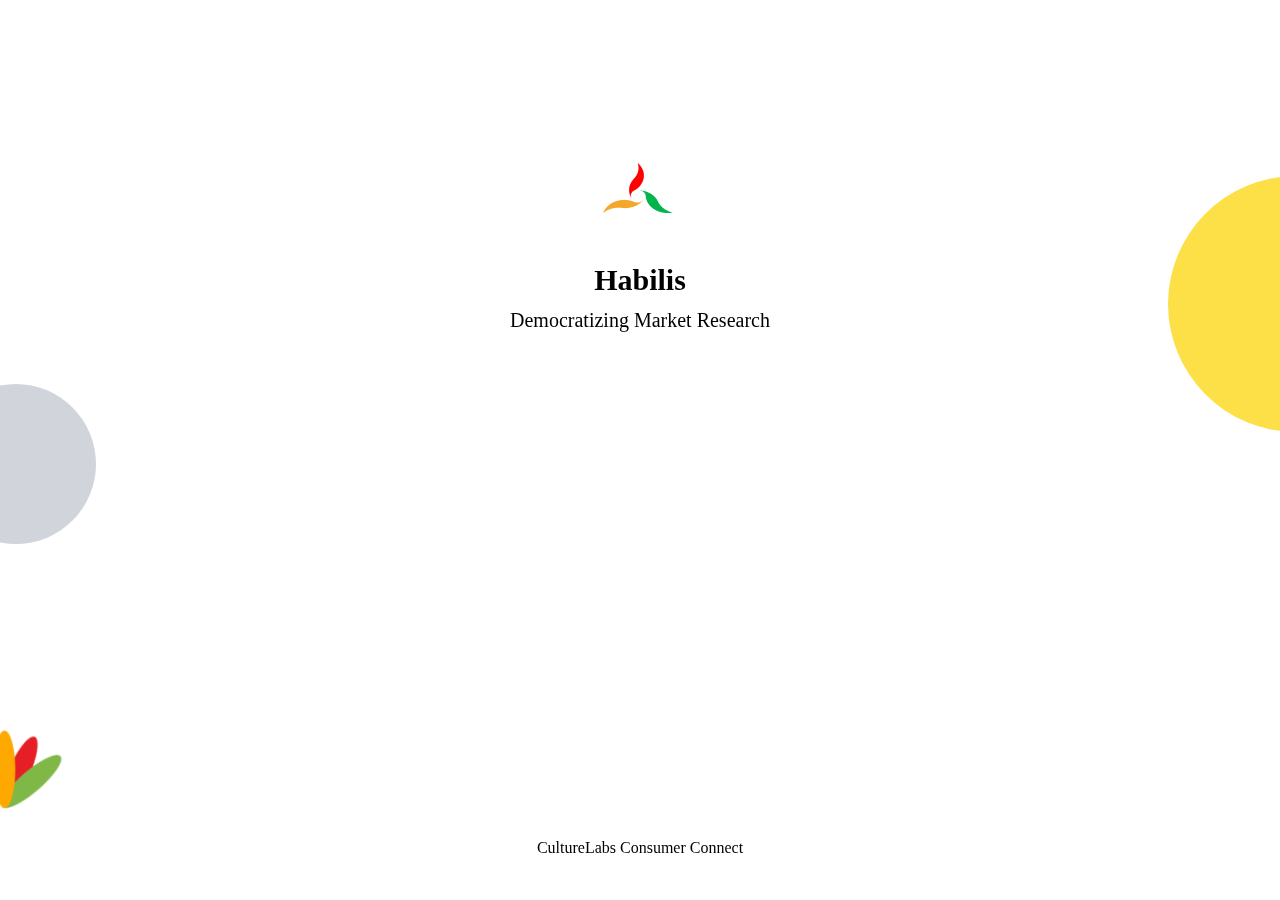
<file: src/index.html>
<!DOCTYPE html>
<html lang="en">

<head>
    <meta charset="UTF-8">
    <meta http-equiv="X-UA-Compatible" content="IE=edge">
    <meta name="viewport" content="width=device-width, initial-scale=1.0">
    <title>Preloader</title>
    <link rel="stylesheet" href="./css/style.css">
    <link rel="preconnect" href="https://fonts.googleapis.com">
    <link rel="preconnect" href="https://fonts.gstatic.com" crossorigin>
    <link href="https://fonts.googleapis.com/css2?family=Source+Serif+4:ital,opsz,wght@0,8..60,200..900;1,8..60,200..900&display=swap" rel="stylesheet">
    <style>
        /* Preloader styles */
        

        /* Loading animation */
        #preloader h1 {
        
            animation: fade-in 2s linear infinite;
        }

        @keyframes fade-in {
            0% {
                opacity: 0.5;
            }

            50% {
                opacity: 1;
            }

            100% {
                opacity: 0.5;
            }
        }
    </style>
</head>

<body class="font-serif">
    <div id="preloader">
        <div class="bg-yellow-300 h-64 w-64 fixed -right-36 top-44 rounded-full"></div>
    <div class="relative flex flex-col justify-center items-center top-40">
        <img class="" src="../img/logo.png" alt="">
        <h1 class="mt-10 font-serif font-bold text-3xl">Habilis</h1>
        <h1 class="mt-2 text-xl">Democratizing Market Research</h1>
    </div>
    <div class="bg-gray-300 rounded-full absolute top-96 -left-16 h-40 w-40"></div>
    <div class="absolute bottom-16 -left-10 h-40 w-40">
        <img src="../img/img1.png" alt="">
    </div>
    <div class="fixed flex flex-col justify-center items-center w-full  bottom-10">
        <h1>CultureLabs Consumer Connect</h1>
    </div>
    </div>

    <!-- Content to be displayed after preloading -->
   

    <!-- JavaScript for preloading -->
    <script>
        // Hide the content initially
        document.querySelector('body').style.visibility = 'hidden';
        document.querySelector('#preloader').style.visibility = 'visible';

        // Redirect to slider.html after 3 seconds
        setTimeout(() => {
            window.location.href = 'slider.html';
        }, 3000);
    </script>
</body>

</html>
</file>
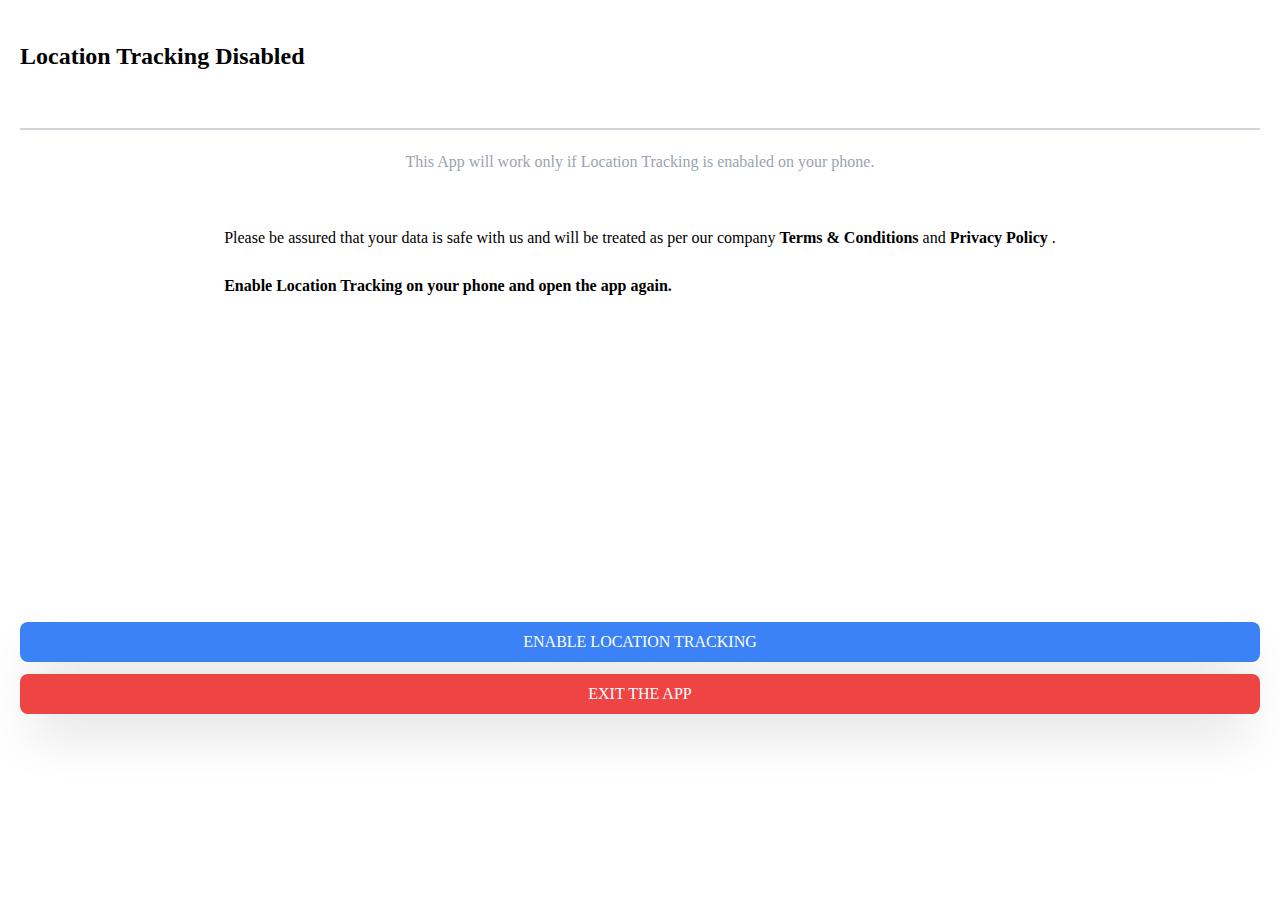
<file: src/location-disabled.html>
<!DOCTYPE html>
<html lang="en">
<head>
    <meta charset="UTF-8">
    <meta http-equiv="X-UA-Compatible" content="IE=edge">
    <meta name="viewport" content="width=device-width, initial-scale=1.0">
    <title>Document</title>
    <link rel="stylesheet" href="./css/style.css">
    <link rel="preconnect" href="https://fonts.googleapis.com">
<link rel="preconnect" href="https://fonts.gstatic.com" crossorigin>
<link href="https://fonts.googleapis.com/css2?family=Source+Serif+4:ital,opsz,wght@0,8..60,200..900;1,8..60,200..900&display=swap" rel="stylesheet">
</head>
<body class="font-serif">
    </div>
    <h1 class="mt-10 px-5  font-serif font-semibold text-2xl">Location Tracking Disabled</h1>
    <div class="relative flex flex-col justify-center items-center px-5 ">
        <div class=" h-0.5 mt-14 bg-gray-300 w-full"></div>
        <h1 class="mt-5 px-6 text-gray-400 text-md text-justify">This App will  work only if Location Tracking is enabaled on your phone.</h1>
        <div class="overflow-auto text-justify px-5 mt-6  rounded-md py-5 h-96 ">
            <p class="mt-2">Please be assured that your data is safe with us and will be treated as per our company <span class="font-bold ">Terms & Conditions </span> and <span class="font-bold "> Privacy Policy</span> .</p>
            <p class="mt-6 font-bold">Enable Location Tracking on your phone and open the app again.</p>
          
        </div>
        <a class="bg-blue-500 text-white py-2 w-full text-center items-center rounded-lg shadow-2xl px-5 mt-10 hover:bg-blue-300" href="">ENABLE LOCATION TRACKING</a>  
        <a class="bg-red-500 text-white py-2 w-full text-center items-center rounded-lg shadow-2xl px-5 mt-3 hover:bg-red-300" href="">EXIT THE APP</a>  
        
    </div>
</body>
</html>
</file>
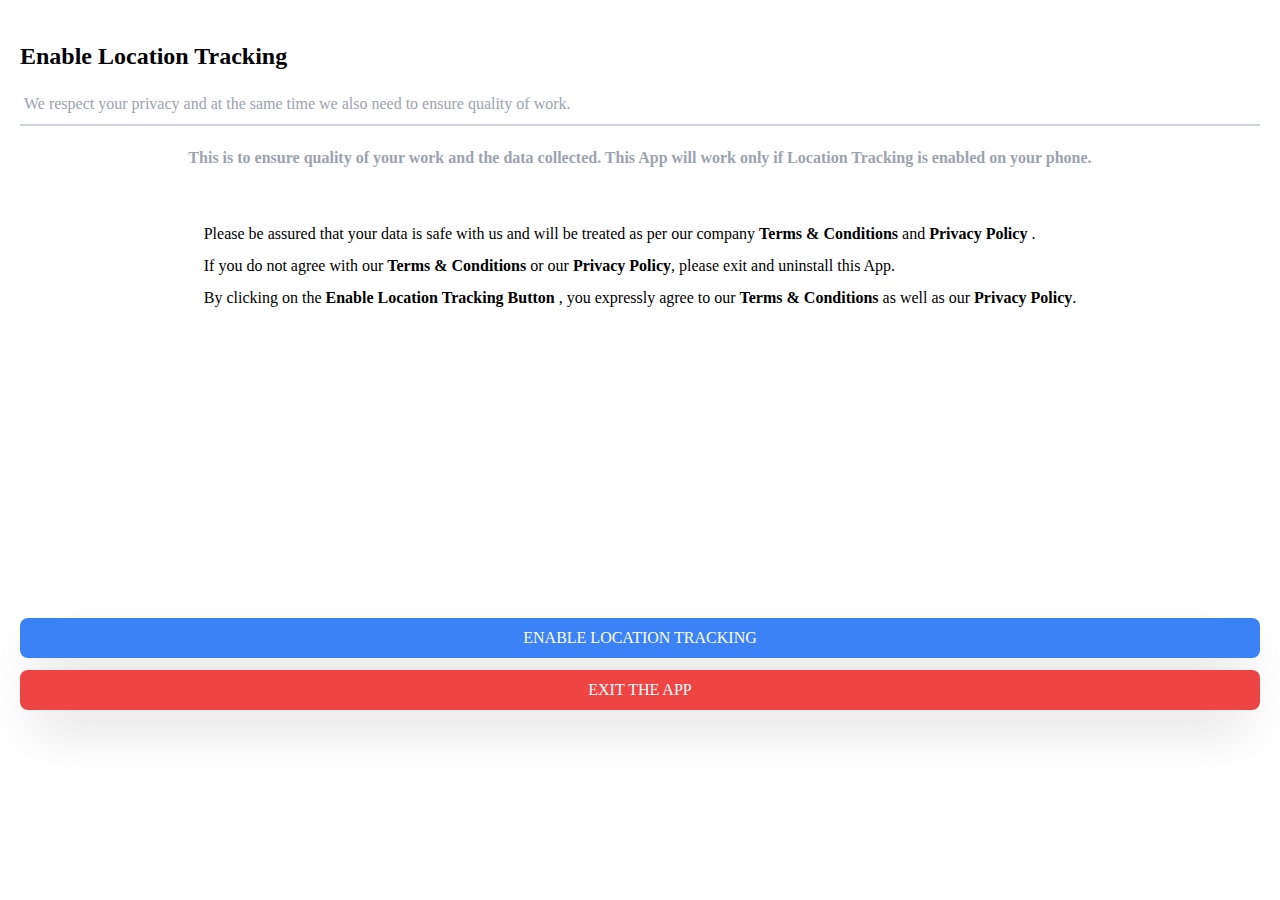
<file: src/location.html>
<!DOCTYPE html>
<html lang="en">
<head>
    <meta charset="UTF-8">
    <meta http-equiv="X-UA-Compatible" content="IE=edge">
    <meta name="viewport" content="width=device-width, initial-scale=1.0">
    <title>Document</title>
    <link rel="stylesheet" href="./css/style.css">
    <link rel="preconnect" href="https://fonts.googleapis.com">
<link rel="preconnect" href="https://fonts.gstatic.com" crossorigin>
<link href="https://fonts.googleapis.com/css2?family=Source+Serif+4:ital,opsz,wght@0,8..60,200..900;1,8..60,200..900&display=swap" rel="stylesheet">
</head>
<body class="font-serif">
    </div>
    <h1 class="mt-10 px-5 font-serif font-semibold text-2xl">Enable Location Tracking</h1>
    <h1 class="mt-5 px-6 text-gray-400 text-md text-justify">We respect your privacy and at the same time we also need to ensure quality of work.</h1>
    <div class="relative flex flex-col justify-center items-center px-5 ">
        <div class="mt-2 h-0.5 bg-gray-300 w-full"></div>
        <h1 class="mt-5 text-gray-400 font-semibold text-md text-justify">This is to ensure quality of your work and the data collected.  This App will  work only if Location Tracking is enabled on your phone.</h1>
        <div class="overflow-auto text-justify px-5 mt-6  rounded-md py-5 h-96 ">
            <p class="mt-2">Please be assured that your data is safe with us and will be treated as per our company <span class="font-bold ">Terms & Conditions </span> and <span class="font-bold "> Privacy Policy</span> .</p>
            <p class="mt-2">If you do not agree with our <span class="font-bold ">Terms & Conditions </span> or our <span class="font-bold "> Privacy Policy</span>, please exit and uninstall this App.</p>
            <p class="mt-2">By clicking on the <span class="font-bold ">Enable Location Tracking Button </span> , you expressly agree to our <span class="font-bold ">Terms & Conditions </span> as well as our <span class="font-bold "> Privacy Policy</span>.</p>
          
        </div>
        <a class="bg-blue-500 text-white py-2 w-full text-center items-center rounded-lg shadow-2xl px-5 mt-10 hover:bg-blue-300" href="signin.html">ENABLE LOCATION TRACKING</a>  
        <a class="bg-red-500 text-white py-2 w-full text-center items-center rounded-lg shadow-2xl px-5 mt-3 hover:bg-red-300" href="index.html">EXIT THE APP</a>  
        
    </div>
</body>
</html>
</file>
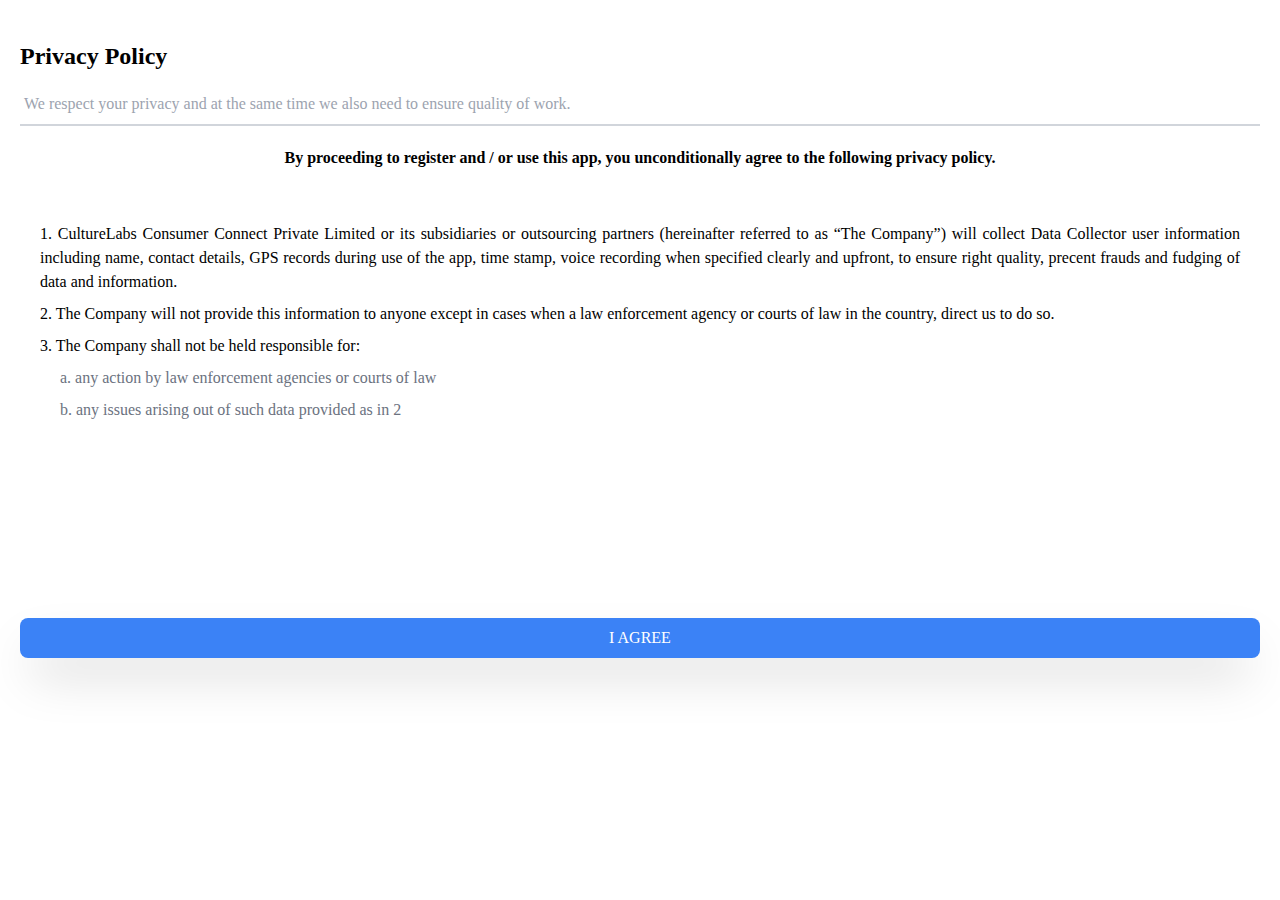
<file: src/Privacy-Policy.html>
<!DOCTYPE html>
<html lang="en">
<head>
    <meta charset="UTF-8">
    <meta http-equiv="X-UA-Compatible" content="IE=edge">
    <meta name="viewport" content="width=device-width, initial-scale=1.0">
    <title>Document</title>
    <link rel="stylesheet" href="./css/style.css">
    <link rel="preconnect" href="https://fonts.googleapis.com">
<link rel="preconnect" href="https://fonts.gstatic.com" crossorigin>
<link href="https://fonts.googleapis.com/css2?family=Source+Serif+4:ital,opsz,wght@0,8..60,200..900;1,8..60,200..900&display=swap" rel="stylesheet">
</head>
<body class="font-serif">
    </div>
    <h1 class="mt-10 px-5 font-serif font-semibold text-2xl">Privacy Policy</h1>
    <h1 class="mt-5 px-6 text-gray-400 text-md text-justify">We respect your privacy and at the same time we also need to ensure quality of work.</h1>
    <div class="relative flex flex-col justify-center items-center px-5 ">
        <div class="mt-2 h-0.5 bg-gray-300 w-full"></div>
        <h1 class="mt-5 text-black font-bold text-md text-justify">By proceeding to register and / or use this app, you unconditionally agree to the following privacy policy.</h1>
        <div class="overflow-auto text-justify px-5 mt-6  rounded-md py-5 h-96 ">
            <p class="mt-2">1. CultureLabs Consumer Connect Private Limited or its subsidiaries or outsourcing partners (hereinafter referred to as “The Company”) will collect Data Collector user information including name, contact details, GPS records during use of the app, time stamp, voice recording when specified clearly and upfront, to ensure right quality, precent frauds and fudging of data and information.</p>
            <p class="mt-2">2. The Company will not provide this information to anyone except in cases when a law enforcement agency or courts of law in the country, direct us to do so.</p>
            <p class="mt-2">3. The Company shall not be held responsible for:</p>
            <div class="px-5 text-gray-500">
                <p class="mt-2">a. any action by law enforcement agencies or courts of law </p>
                <p class="mt-2">b. any issues arising out of such data provided as in 2</p>
            </div>
        </div>
        <a class="bg-blue-500 text-white py-2 w-full text-center items-center rounded-lg shadow-2xl px-5 mt-10 hover:bg-blue-300" href="location.html">I AGREE</a>  
 
    </div>
</body>
</html>
</file>
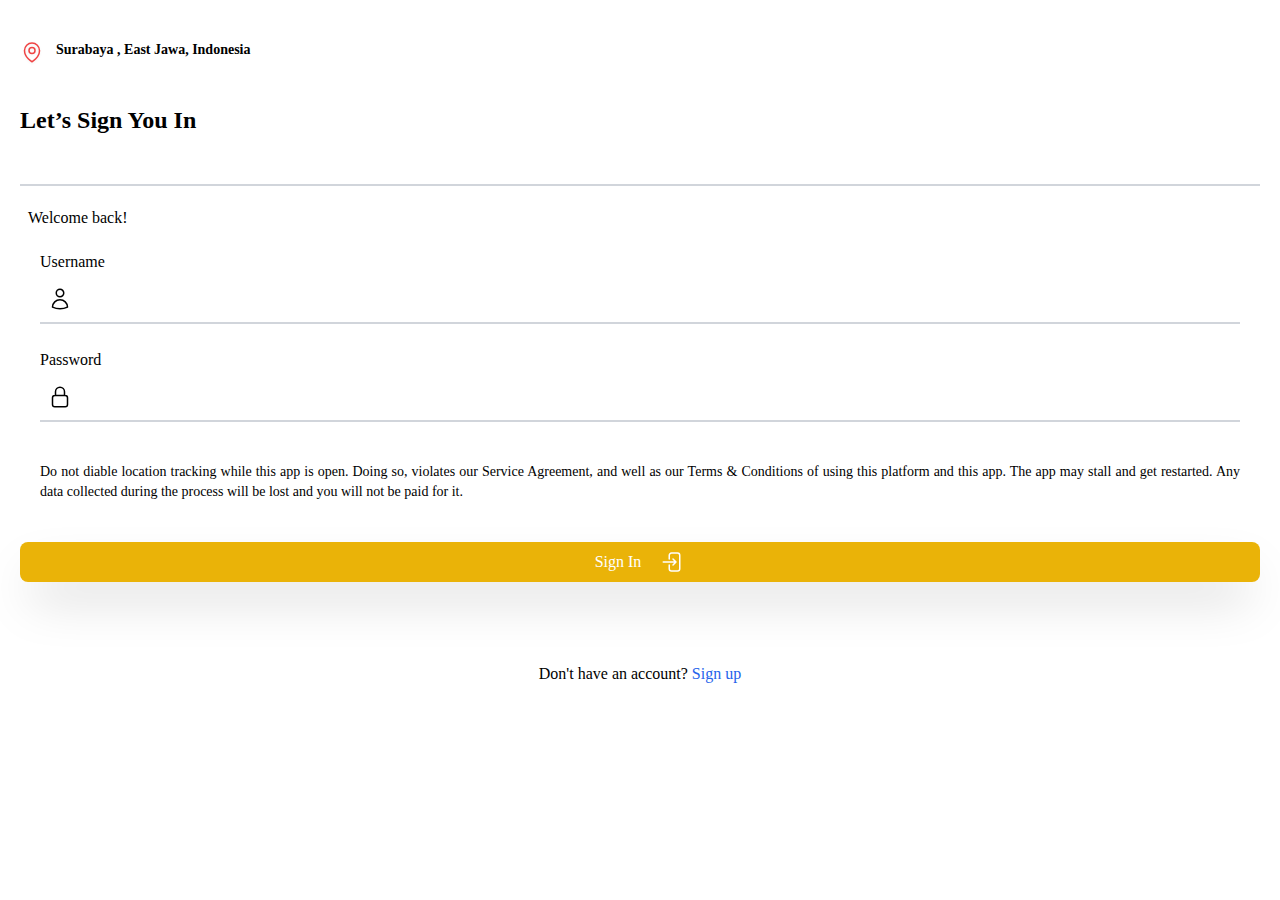
<file: src/signin.html>
<!DOCTYPE html>
<html lang="en">
<head>
    <meta charset="UTF-8">
    <meta http-equiv="X-UA-Compatible" content="IE=edge">
    <meta name="viewport" content="width=device-width, initial-scale=1.0">
    <title>Document</title>
    <link rel="stylesheet" href="./css/style.css">
    <link rel="preconnect" href="https://fonts.googleapis.com">
    <link rel="preconnect" href="https://fonts.gstatic.com" crossorigin>
    <link href="https://fonts.googleapis.com/css2?family=Source+Serif+4:ital,opsz,wght@0,8..60,200..900;1,8..60,200..900&display=swap" rel="stylesheet">
</head>
<body class="font-serif">
    </div>
    <div class="mt-10 mb-10 px-5 flex flex-row gap-3 font-serif font-semibold text-sm"><svg xmlns="http://www.w3.org/2000/svg" fill="none" viewBox="0 0 24 24" stroke-width="1.5" stroke="currentColor" class="w-6 h-6   animate-bounce drop-shadow-sm text-red-500 ">
        <path stroke-linecap="round" stroke-linejoin="round" d="M15 10.5a3 3 0 1 1-6 0 3 3 0 0 1 6 0Z" />
        <path stroke-linecap="round" stroke-linejoin="round" d="M19.5 10.5c0 7.142-7.5 11.25-7.5 11.25S4.5 17.642 4.5 10.5a7.5 7.5 0 1 1 15 0Z" />
      </svg>
      <h1>Surabaya , East Jawa, Indonesia</h1> </div>
    <h1 class="mt-10 mb-10 px-5 font-serif font-semibold text-2xl">Let’s Sign You In</h1>
   
    <div class="relative flex flex-col px-5 ">
        <div class="mt-2 h-0.5 bg-gray-300 w-full"></div>
        <p class="mt-5 px-2">Welcome back!</p>
        <div class=" px-5 py-5  ">
            <form class="flex flex-col" action="">
                <label for="username">Username</label>
                <div class="flex flex-row relative">
                    <input class="border-b-2 w-full border-gray-300 py-3 px-5 pl-10 focus:border-yellow-300 focus:ring-yellow-300 focus:outline-none focus:ring-1" type="text" name="username" id="username"/>
                    <svg xmlns="http://www.w3.org/2000/svg" fill="none" viewBox="0 0 24 24" stroke-width="1.5" stroke="currentColor" class="w-6 h-6  absolute left-2 top-1/2 transform -translate-y-1/2">
                        <path stroke-linecap="round" stroke-linejoin="round" d="M15.75 6a3.75 3.75 0 1 1-7.5 0 3.75 3.75 0 0 1 7.5 0ZM4.501 20.118a7.5 7.5 0 0 1 14.998 0A17.933 17.933 0 0 1 12 21.75c-2.676 0-5.216-.584-7.499-1.632Z" />
                    </svg>
                </div> <br>   
                <label for="password">Password</label>
                <div class="flex flex-row relative">
                    <input class="border-b-2 w-full border-gray-300 py-3 px-5 pl-10 focus:border-yellow-300 focus:ring-yellow-300 focus:outline-none focus:ring-1" type="password" name="password" id="password"/>
                    <svg xmlns="http://www.w3.org/2000/svg" fill="none" viewBox="0 0 24 24" stroke-width="1.5" stroke="currentColor" class="w-6 h-6 absolute left-2 top-1/2 transform -translate-y-1/2">
                        <path stroke-linecap="round" stroke-linejoin="round" d="M16.5 10.5V6.75a4.5 4.5 0 1 0-9 0v3.75m-.75 11.25h10.5a2.25 2.25 0 0 0 2.25-2.25v-6.75a2.25 2.25 0 0 0-2.25-2.25H6.75a2.25 2.25 0 0 0-2.25 2.25v6.75a2.25 2.25 0 0 0 2.25 2.25Z" />
                      </svg>
                      
                </div>
            
            </form>
        </div>
        <p class="mt-5 text-justify text-sm px-5">Do not diable location tracking while this app is open.  Doing so, violates our Service Agreement, and well as our Terms & Conditions of using this platform and this app.  The app may stall and get restarted.  Any data collected during the process will be lost and you will not be paid for it.</p>
        <a class="bg-yellow-500 flex gap-5 flex-row justify-center items-center text-white py-2 w-full text-center rounded-lg shadow-2xl px-5 mt-10 hover:bg-yellow-300" href="number-vrf.html">Sign In<span><svg xmlns="http://www.w3.org/2000/svg" fill="none" viewBox="0 0 24 24" stroke-width="1.5" stroke="currentColor" class="w-6 h-6">
          <path stroke-linecap="round" stroke-linejoin="round" d="M8.25 9V5.25A2.25 2.25 0 0 1 10.5 3h6a2.25 2.25 0 0 1 2.25 2.25v13.5A2.25 2.25 0 0 1 16.5 21h-6a2.25 2.25 0 0 1-2.25-2.25V15M12 9l3 3m0 0-3 3m3-3H2.25" />
          </svg>
          </span>
        </a>  
        <p class="mt-20 w-full text-center px-5">Don't have an account? <a class="text-blue-600" href="number-vrf.html">Sign up</a> </p>
        
    </div>
</body>
</html>
</file>
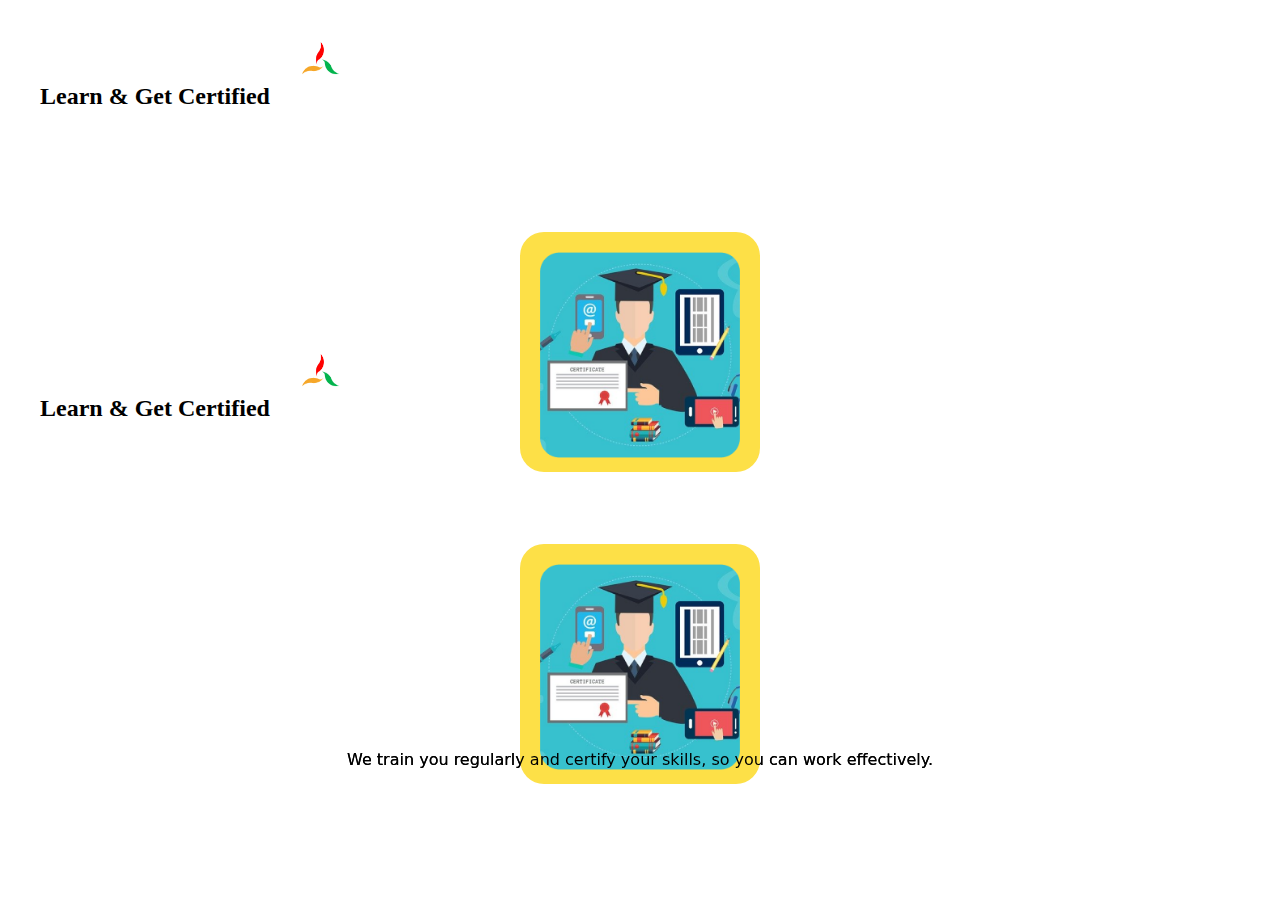
<file: src/slider copy.html>
<!DOCTYPE html>
<html lang="en">
<head>
    <meta charset="UTF-8">
    <meta http-equiv="X-UA-Compatible" content="IE=edge">
    <meta name="viewport" content="width=device-width, initial-scale=1.0">
    <title>Document</title>
    <link rel="stylesheet" href="./css/style.css">
</head>
<body>
    <!-- ---------------slid -->
    <div>
        <div class="relative pl-10 top-10 ">
    <div class="flex-row  gap-8  flex">
        <h1 class="mt-10 font-serif font-bold text-2xl">Learn & Get Certified</h1>
        <img class="w-10 h-10" src="../img/logo.png" alt="">
    </div>
    </div>
    <div class="relative flex flex-col justify-center items-center top-40">
        <div class="h-60 w-60 bg-yellow-300 p-5 rounded-3xl">
            <img class="" src="../img/s3.png" alt="">
        </div>
    </div>
    <div class="fixed flex flex-col px-5 justify-center items-center w-full  bottom-32">
        <h1>We train you regularly and certify your skills, so you can work effectively.  </h1>
    </div>
    </div>
    <!-- ---------------slid -->
    <div>
        <div class="relative pl-10 top-10 ">
    <div class="flex-row  gap-8  flex">
        <h1 class="mt-10 font-serif font-bold text-2xl">Learn & Get Certified</h1>
        <img class="w-10 h-10" src="../img/logo.png" alt="">
    </div>
    </div>
    <div class="relative flex flex-col justify-center items-center top-40">
        <div class="h-60 w-60 bg-yellow-300 p-5 rounded-3xl">
            <img class="" src="../img/s3.png" alt="">
        </div>
    </div>
    <div class="fixed flex flex-col px-5 justify-center items-center w-full  bottom-32">
        <h1>We train you regularly and certify your skills, so you can work effectively.  </h1>
    </div>
    </div>
    


</body>
</html>
</file>
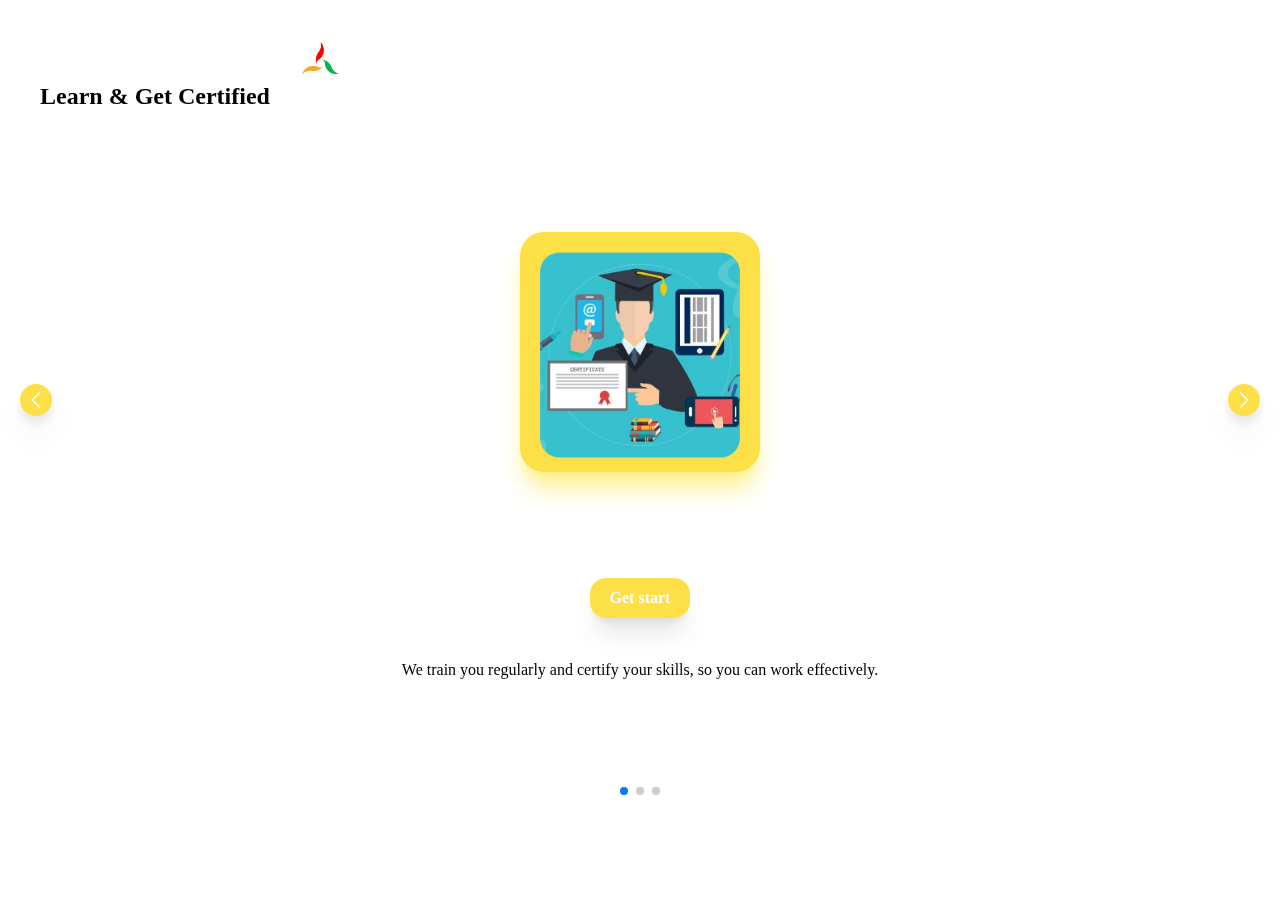
<file: src/slider.html>
<!DOCTYPE html>
<html lang="en">
<head>
    <meta charset="UTF-8">
    <meta http-equiv="X-UA-Compatible" content="IE=edge">
    <meta name="viewport" content="width=device-width, initial-scale=1.0">
    <title>Document</title>
    <link rel="stylesheet" href="./css/style.css">
    <link rel="stylesheet" href="https://cdn.jsdelivr.net/npm/swiper@11/swiper-bundle.min.css" />
    <style>
        .swiper {
            width: 100vw;
            height: 90vh;
            position: absolute;
        }
        /* Add any other necessary styles */
    </style>
    <link rel="preconnect" href="https://fonts.googleapis.com">
    <link rel="preconnect" href="https://fonts.gstatic.com" crossorigin>
    <link href="https://fonts.googleapis.com/css2?family=Source+Serif+4:ital,opsz,wght@0,8..60,200..900;1,8..60,200..900&display=swap" rel="stylesheet">
</head>
<body class="font-serif">

    <!-- Slider main container -->
<div class="swiper">
    <!-- Additional required wrapper -->
    <div class="swiper-wrapper">
      <!-- Slides -->
      <div class="swiper-slide">
        <div>
            <div class="relative pl-10 top-10 ">
        <div class="flex-row  gap-8  flex">
            <h1 class="mt-10 font-serif font-bold text-2xl">Learn & Get Certified</h1>
            <img class="w-10 h-10" src="../img/logo.png" alt="">
        </div>
        </div>
        <div class="relative flex flex-col justify-center items-center top-40">
            <div class="h-60 w-60 shadow-xl shadow-yellow-200 bg-yellow-300 p-5 rounded-3xl">
                <img class="" src="../img/s3.png" alt="">
            </div>
        </div>
        <div class="fixed flex flex-col px-8  justify-center items-center w-full  bottom-48">
            <a class="bg-yellow-300 text-white font-semibold py-2 px-5 rounded-2xl shadow-xl hover:bg-yellow-600" href="tearms.html">Get start</a>
        </div>
        <div class="fixed flex flex-col px-8  justify-center items-center w-full  bottom-32">
            <h1>We train you regularly and certify your skills, so you can work effectively.  </h1>
        </div>
        </div>
      </div>
      <div class="swiper-slide">
        <div>
            <div class="relative pl-10 top-10 ">
        <div class="flex-row  gap-8  flex">
            <h1 class="mt-10 font-serif font-bold text-2xl">Get Certified</h1>
            <img class="w-10 h-10" src="../img/logo.png" alt="">
        </div>
        </div>
        <div class="relative flex flex-col justify-center items-center top-40">
            <div class="h-60 w-60 shadow-xl shadow-yellow-200 bg-yellow-300 p-5 rounded-3xl">
                <img class="" src="../img/s2.png" alt="">
            </div>
        </div>
        <div class="fixed flex flex-col px-8  justify-center items-center w-full  bottom-48">
            <a class="bg-yellow-300 text-white font-semibold py-2 px-5 rounded-2xl shadow-xl hover:bg-yellow-600" href="tearms.html">Get start</a>
        </div>
        <div class="fixed flex flex-col px-8  justify-center items-center w-full  bottom-32">
            <h1>We train you regularly and certify your skills, so you can work effectively.  </h1>
        </div>
        </div>
      </div>
      <div class="swiper-slide">
        <div>
            <div class="relative pl-10 top-10 ">
        <div class="flex-row  gap-8  flex">
            <h1 class="mt-10 font-serif font-bold text-2xl">Learn &</h1>
            <img class="w-10 h-10" src="../img/logo.png" alt="">
        </div>
        </div>
        <div class="relative flex flex-col justify-center items-center top-40">
            <div class="h-60 w-60 shadow-xl shadow-yellow-200 bg-yellow-300 p-5 rounded-3xl">
                <img class="" src="../img/s1.png" alt="">
            </div>
        </div>
        <div class="fixed flex flex-col px-8  justify-center items-center w-full  bottom-48">
            <a class="bg-yellow-300 text-white font-semibold py-2 px-5 rounded-2xl shadow-xl hover:bg-yellow-600" href="tearms.html">Get start</a>
        </div>
        <div class="fixed flex flex-col px-8  justify-center items-center w-full  bottom-32">
            <h1>We train you regularly and certify your skills, so you can work effectively.  </h1>
        </div>
        </div>
      </div>
  
    </div>
    <!-- If we need pagination -->
    <div class="swiper-pagination text-yellow-300"></div>

    <!-- If we need navigation buttons -->
    <div class="fixed flex w-full px-5 z-50 justify-between top-96 ">
    <div class="swiper-prev swiper-next bg-yellow-300 text-white p-1 rounded-full drop-shadow-xl hover:scale-125 transform delay-100 ease-in-out"><svg xmlns="http://www.w3.org/2000/svg" fill="none" viewBox="0 0 24 24" stroke-width="1.5" stroke="currentColor" class="w-6 h-6">
        <path stroke-linecap="round" stroke-linejoin="round" d="M15.75 19.5 8.25 12l7.5-7.5" />
      </svg>
      </div>
    <div class="swiper-next bg-yellow-300 text-white p-1 rounded-full drop-shadow-xl hover:scale-125 transform delay-100 ease-in-out"><svg xmlns="http://www.w3.org/2000/svg" fill="none" viewBox="0 0 24 24" stroke-width="1.5" stroke="currentColor" class="w-6 h-6">
        <path stroke-linecap="round" stroke-linejoin="round" d="m8.25 4.5 7.5 7.5-7.5 7.5" />
      </svg>
      </div>
    </div>
    
</div>

<script src="https://cdn.jsdelivr.net/npm/swiper@11/swiper-bundle.min.js"></script>
<script>
    const swiper = new Swiper('.swiper', {
        direction: 'horizontal', // Change the direction to 'horizontal'
        loop: true,

        // If we need pagination
        pagination: {
            el: '.swiper-pagination',
        },

        // Navigation arrows
        navigation: {
            nextEl: '.swiper-next',
            prevEl: '.swiper-prev',
        },
    });
</script>
</body>
</html>
</file>
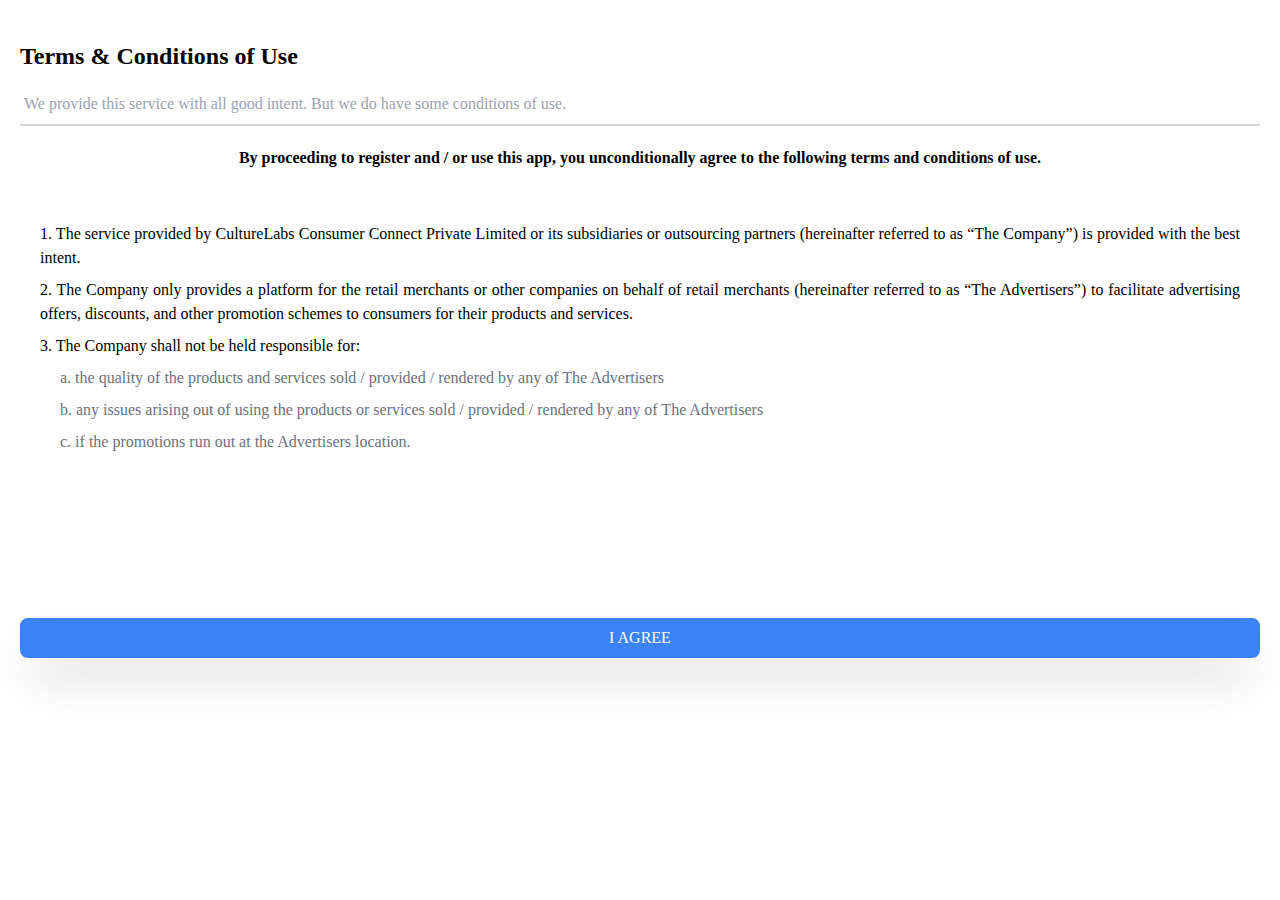
<file: src/tearms copy.html>
<!DOCTYPE html>
<html lang="en">
<head>
    <meta charset="UTF-8">
    <meta http-equiv="X-UA-Compatible" content="IE=edge">
    <meta name="viewport" content="width=device-width, initial-scale=1.0">
    <title>Document</title>
    <link rel="stylesheet" href="./css/style.css">
    <link rel="preconnect" href="https://fonts.googleapis.com">
    <link rel="preconnect" href="https://fonts.gstatic.com" crossorigin>
    <link href="https://fonts.googleapis.com/css2?family=Source+Serif+4:ital,opsz,wght@0,8..60,200..900;1,8..60,200..900&display=swap" rel="stylesheet">
</head>
<body class="font-serif">
    </div>
    <h1 class="mt-10 px-5 font-serif font-semibold text-2xl">Terms & Conditions of Use</h1>
    <h1 class="mt-5 px-6 text-gray-400 text-md text-justify">We provide this service with all good intent.  But we do have some conditions of use.</h1>
    <div class="relative flex flex-col justify-center items-center px-5 ">
        <div class="mt-2 h-0.5 bg-gray-300 w-full"></div>
        <h1 class="mt-5 text-black font-bold text-md text-justify">By proceeding to register and / or use this app, you unconditionally agree to the following terms and conditions of use.</h1>
        <div class="overflow-auto text-justify px-5 mt-6  rounded-md py-5 h-96 ">
            <p class="mt-2">1. The service provided by CultureLabs Consumer Connect Private Limited or its subsidiaries or outsourcing partners (hereinafter referred to as “The Company”) is provided with the best intent.</p>
            <p class="mt-2">2. The Company only provides a platform for the retail merchants or other companies on behalf of retail merchants (hereinafter referred to as “The Advertisers”) to facilitate advertising offers, discounts, and other promotion schemes to consumers for their products and services.</p>
            <p class="mt-2">3. The Company shall not be held responsible for:</p>
            <div class="px-5 text-gray-500">
                <p class="mt-2">a. the quality of the products and services sold / provided / rendered by any of The Advertisers</p>
                <p class="mt-2">b. any issues arising out of using the products or services sold / provided / rendered by any of The Advertisers</p>
                <p class="mt-2">c. if the promotions run out at the Advertisers location.</p>
            </div>
        </div>
        <a class="bg-blue-500 text-white py-2 w-full text-center items-center rounded-lg shadow-2xl px-5 mt-10 hover:bg-blue-300" href="">I AGREE</a>  

        
    </div>
</body>
</html>
</file>
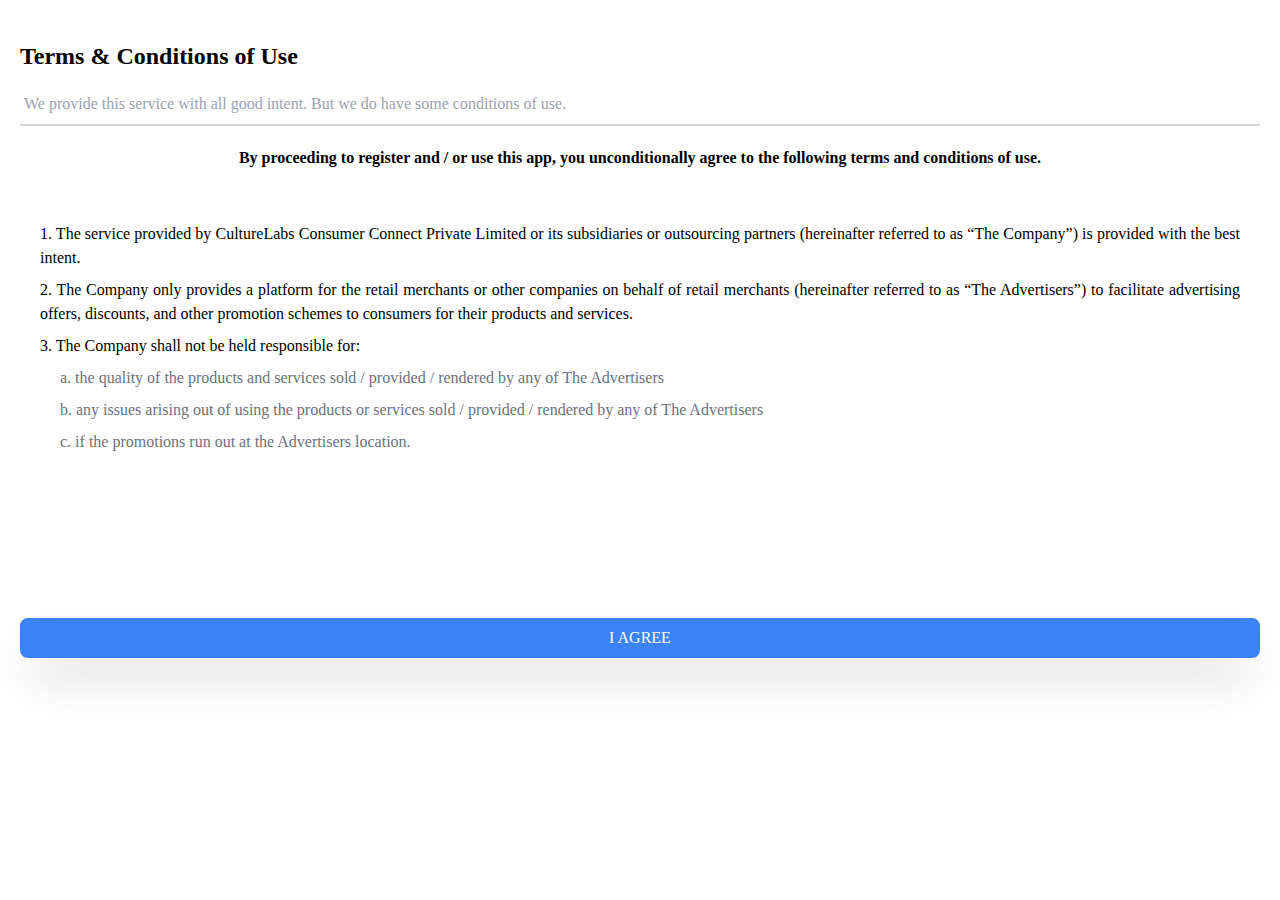
<file: src/tearms.html>
<!DOCTYPE html>
<html lang="en">
<head>
    <meta charset="UTF-8">
    <meta http-equiv="X-UA-Compatible" content="IE=edge">
    <meta name="viewport" content="width=device-width, initial-scale=1.0">
    <title>Document</title>
    <link rel="stylesheet" href="./css/style.css">
    <link rel="preconnect" href="https://fonts.googleapis.com">
    <link rel="preconnect" href="https://fonts.gstatic.com" crossorigin>
    <link href="https://fonts.googleapis.com/css2?family=Source+Serif+4:ital,opsz,wght@0,8..60,200..900;1,8..60,200..900&display=swap" rel="stylesheet">
</head>
<body class="font-serif">
    </div>
    <h1 class="mt-10 px-5 font-serif font-semibold text-2xl">Terms & Conditions of Use</h1>
    <h1 class="mt-5 px-6 text-gray-400 text-md text-justify">We provide this service with all good intent.  But we do have some conditions of use.</h1>
    <div class="relative flex flex-col justify-center items-center px-5 ">
        <div class="mt-2 h-0.5 bg-gray-300 w-full"></div>
        <h1 class="mt-5 text-black font-bold text-md text-justify">By proceeding to register and / or use this app, you unconditionally agree to the following terms and conditions of use.</h1>
        <div class="overflow-auto text-justify px-5 mt-6  rounded-md py-5 h-96 ">
            <p class="mt-2">1. The service provided by CultureLabs Consumer Connect Private Limited or its subsidiaries or outsourcing partners (hereinafter referred to as “The Company”) is provided with the best intent.</p>
            <p class="mt-2">2. The Company only provides a platform for the retail merchants or other companies on behalf of retail merchants (hereinafter referred to as “The Advertisers”) to facilitate advertising offers, discounts, and other promotion schemes to consumers for their products and services.</p>
            <p class="mt-2">3. The Company shall not be held responsible for:</p>
            <div class="px-5 text-gray-500">
                <p class="mt-2">a. the quality of the products and services sold / provided / rendered by any of The Advertisers</p>
                <p class="mt-2">b. any issues arising out of using the products or services sold / provided / rendered by any of The Advertisers</p>
                <p class="mt-2">c. if the promotions run out at the Advertisers location.</p>
            </div>
        </div>
        <a class="bg-blue-500 text-white py-2 w-full text-center items-center rounded-lg shadow-2xl px-5 mt-10 hover:bg-blue-300" href="Privacy-Policy.html">I AGREE</a>  

        
    </div>
</body>
</html>
</file>
<file: src/css/style.css>
/*
! tailwindcss v3.4.1 | MIT License | https://tailwindcss.com
*/

/*
1. Prevent padding and border from affecting element width. (https://github.com/mozdevs/cssremedy/issues/4)
2. Allow adding a border to an element by just adding a border-width. (https://github.com/tailwindcss/tailwindcss/pull/116)
*/

*,
::before,
::after {
  box-sizing: border-box;
  /* 1 */
  border-width: 0;
  /* 2 */
  border-style: solid;
  /* 2 */
  border-color: #e5e7eb;
  /* 2 */
}

::before,
::after {
  --tw-content: '';
}

/*
1. Use a consistent sensible line-height in all browsers.
2. Prevent adjustments of font size after orientation changes in iOS.
3. Use a more readable tab size.
4. Use the user's configured `sans` font-family by default.
5. Use the user's configured `sans` font-feature-settings by default.
6. Use the user's configured `sans` font-variation-settings by default.
7. Disable tap highlights on iOS
*/

html,
:host {
  line-height: 1.5;
  /* 1 */
  -webkit-text-size-adjust: 100%;
  /* 2 */
  -moz-tab-size: 4;
  /* 3 */
  -o-tab-size: 4;
     tab-size: 4;
  /* 3 */
  font-family: ui-sans-serif, system-ui, sans-serif, "Apple Color Emoji", "Segoe UI Emoji", "Segoe UI Symbol", "Noto Color Emoji";
  /* 4 */
  font-feature-settings: normal;
  /* 5 */
  font-variation-settings: normal;
  /* 6 */
  -webkit-tap-highlight-color: transparent;
  /* 7 */
}

/*
1. Remove the margin in all browsers.
2. Inherit line-height from `html` so users can set them as a class directly on the `html` element.
*/

body {
  margin: 0;
  /* 1 */
  line-height: inherit;
  /* 2 */
}

/*
1. Add the correct height in Firefox.
2. Correct the inheritance of border color in Firefox. (https://bugzilla.mozilla.org/show_bug.cgi?id=190655)
3. Ensure horizontal rules are visible by default.
*/

hr {
  height: 0;
  /* 1 */
  color: inherit;
  /* 2 */
  border-top-width: 1px;
  /* 3 */
}

/*
Add the correct text decoration in Chrome, Edge, and Safari.
*/

abbr:where([title]) {
  -webkit-text-decoration: underline dotted;
          text-decoration: underline dotted;
}

/*
Remove the default font size and weight for headings.
*/

h1,
h2,
h3,
h4,
h5,
h6 {
  font-size: inherit;
  font-weight: inherit;
}

/*
Reset links to optimize for opt-in styling instead of opt-out.
*/

a {
  color: inherit;
  text-decoration: inherit;
}

/*
Add the correct font weight in Edge and Safari.
*/

b,
strong {
  font-weight: bolder;
}

/*
1. Use the user's configured `mono` font-family by default.
2. Use the user's configured `mono` font-feature-settings by default.
3. Use the user's configured `mono` font-variation-settings by default.
4. Correct the odd `em` font sizing in all browsers.
*/

code,
kbd,
samp,
pre {
  font-family: ui-monospace, SFMono-Regular, Menlo, Monaco, Consolas, "Liberation Mono", "Courier New", monospace;
  /* 1 */
  font-feature-settings: normal;
  /* 2 */
  font-variation-settings: normal;
  /* 3 */
  font-size: 1em;
  /* 4 */
}

/*
Add the correct font size in all browsers.
*/

small {
  font-size: 80%;
}

/*
Prevent `sub` and `sup` elements from affecting the line height in all browsers.
*/

sub,
sup {
  font-size: 75%;
  line-height: 0;
  position: relative;
  vertical-align: baseline;
}

sub {
  bottom: -0.25em;
}

sup {
  top: -0.5em;
}

/*
1. Remove text indentation from table contents in Chrome and Safari. (https://bugs.chromium.org/p/chromium/issues/detail?id=999088, https://bugs.webkit.org/show_bug.cgi?id=201297)
2. Correct table border color inheritance in all Chrome and Safari. (https://bugs.chromium.org/p/chromium/issues/detail?id=935729, https://bugs.webkit.org/show_bug.cgi?id=195016)
3. Remove gaps between table borders by default.
*/

table {
  text-indent: 0;
  /* 1 */
  border-color: inherit;
  /* 2 */
  border-collapse: collapse;
  /* 3 */
}

/*
1. Change the font styles in all browsers.
2. Remove the margin in Firefox and Safari.
3. Remove default padding in all browsers.
*/

button,
input,
optgroup,
select,
textarea {
  font-family: inherit;
  /* 1 */
  font-feature-settings: inherit;
  /* 1 */
  font-variation-settings: inherit;
  /* 1 */
  font-size: 100%;
  /* 1 */
  font-weight: inherit;
  /* 1 */
  line-height: inherit;
  /* 1 */
  color: inherit;
  /* 1 */
  margin: 0;
  /* 2 */
  padding: 0;
  /* 3 */
}

/*
Remove the inheritance of text transform in Edge and Firefox.
*/

button,
select {
  text-transform: none;
}

/*
1. Correct the inability to style clickable types in iOS and Safari.
2. Remove default button styles.
*/

button,
[type='button'],
[type='reset'],
[type='submit'] {
  -webkit-appearance: button;
  /* 1 */
  background-color: transparent;
  /* 2 */
  background-image: none;
  /* 2 */
}

/*
Use the modern Firefox focus style for all focusable elements.
*/

:-moz-focusring {
  outline: auto;
}

/*
Remove the additional `:invalid` styles in Firefox. (https://github.com/mozilla/gecko-dev/blob/2f9eacd9d3d995c937b4251a5557d95d494c9be1/layout/style/res/forms.css#L728-L737)
*/

:-moz-ui-invalid {
  box-shadow: none;
}

/*
Add the correct vertical alignment in Chrome and Firefox.
*/

progress {
  vertical-align: baseline;
}

/*
Correct the cursor style of increment and decrement buttons in Safari.
*/

::-webkit-inner-spin-button,
::-webkit-outer-spin-button {
  height: auto;
}

/*
1. Correct the odd appearance in Chrome and Safari.
2. Correct the outline style in Safari.
*/

[type='search'] {
  -webkit-appearance: textfield;
  /* 1 */
  outline-offset: -2px;
  /* 2 */
}

/*
Remove the inner padding in Chrome and Safari on macOS.
*/

::-webkit-search-decoration {
  -webkit-appearance: none;
}

/*
1. Correct the inability to style clickable types in iOS and Safari.
2. Change font properties to `inherit` in Safari.
*/

::-webkit-file-upload-button {
  -webkit-appearance: button;
  /* 1 */
  font: inherit;
  /* 2 */
}

/*
Add the correct display in Chrome and Safari.
*/

summary {
  display: list-item;
}

/*
Removes the default spacing and border for appropriate elements.
*/

blockquote,
dl,
dd,
h1,
h2,
h3,
h4,
h5,
h6,
hr,
figure,
p,
pre {
  margin: 0;
}

fieldset {
  margin: 0;
  padding: 0;
}

legend {
  padding: 0;
}

ol,
ul,
menu {
  list-style: none;
  margin: 0;
  padding: 0;
}

/*
Reset default styling for dialogs.
*/

dialog {
  padding: 0;
}

/*
Prevent resizing textareas horizontally by default.
*/

textarea {
  resize: vertical;
}

/*
1. Reset the default placeholder opacity in Firefox. (https://github.com/tailwindlabs/tailwindcss/issues/3300)
2. Set the default placeholder color to the user's configured gray 400 color.
*/

input::-moz-placeholder, textarea::-moz-placeholder {
  opacity: 1;
  /* 1 */
  color: #9ca3af;
  /* 2 */
}

input::placeholder,
textarea::placeholder {
  opacity: 1;
  /* 1 */
  color: #9ca3af;
  /* 2 */
}

/*
Set the default cursor for buttons.
*/

button,
[role="button"] {
  cursor: pointer;
}

/*
Make sure disabled buttons don't get the pointer cursor.
*/

:disabled {
  cursor: default;
}

/*
1. Make replaced elements `display: block` by default. (https://github.com/mozdevs/cssremedy/issues/14)
2. Add `vertical-align: middle` to align replaced elements more sensibly by default. (https://github.com/jensimmons/cssremedy/issues/14#issuecomment-634934210)
   This can trigger a poorly considered lint error in some tools but is included by design.
*/

img,
svg,
video,
canvas,
audio,
iframe,
embed,
object {
  display: block;
  /* 1 */
  vertical-align: middle;
  /* 2 */
}

/*
Constrain images and videos to the parent width and preserve their intrinsic aspect ratio. (https://github.com/mozdevs/cssremedy/issues/14)
*/

img,
video {
  max-width: 100%;
  height: auto;
}

/* Make elements with the HTML hidden attribute stay hidden by default */

[hidden] {
  display: none;
}

*, ::before, ::after {
  --tw-border-spacing-x: 0;
  --tw-border-spacing-y: 0;
  --tw-translate-x: 0;
  --tw-translate-y: 0;
  --tw-rotate: 0;
  --tw-skew-x: 0;
  --tw-skew-y: 0;
  --tw-scale-x: 1;
  --tw-scale-y: 1;
  --tw-pan-x:  ;
  --tw-pan-y:  ;
  --tw-pinch-zoom:  ;
  --tw-scroll-snap-strictness: proximity;
  --tw-gradient-from-position:  ;
  --tw-gradient-via-position:  ;
  --tw-gradient-to-position:  ;
  --tw-ordinal:  ;
  --tw-slashed-zero:  ;
  --tw-numeric-figure:  ;
  --tw-numeric-spacing:  ;
  --tw-numeric-fraction:  ;
  --tw-ring-inset:  ;
  --tw-ring-offset-width: 0px;
  --tw-ring-offset-color: #fff;
  --tw-ring-color: rgb(59 130 246 / 0.5);
  --tw-ring-offset-shadow: 0 0 #0000;
  --tw-ring-shadow: 0 0 #0000;
  --tw-shadow: 0 0 #0000;
  --tw-shadow-colored: 0 0 #0000;
  --tw-blur:  ;
  --tw-brightness:  ;
  --tw-contrast:  ;
  --tw-grayscale:  ;
  --tw-hue-rotate:  ;
  --tw-invert:  ;
  --tw-saturate:  ;
  --tw-sepia:  ;
  --tw-drop-shadow:  ;
  --tw-backdrop-blur:  ;
  --tw-backdrop-brightness:  ;
  --tw-backdrop-contrast:  ;
  --tw-backdrop-grayscale:  ;
  --tw-backdrop-hue-rotate:  ;
  --tw-backdrop-invert:  ;
  --tw-backdrop-opacity:  ;
  --tw-backdrop-saturate:  ;
  --tw-backdrop-sepia:  ;
}

::backdrop {
  --tw-border-spacing-x: 0;
  --tw-border-spacing-y: 0;
  --tw-translate-x: 0;
  --tw-translate-y: 0;
  --tw-rotate: 0;
  --tw-skew-x: 0;
  --tw-skew-y: 0;
  --tw-scale-x: 1;
  --tw-scale-y: 1;
  --tw-pan-x:  ;
  --tw-pan-y:  ;
  --tw-pinch-zoom:  ;
  --tw-scroll-snap-strictness: proximity;
  --tw-gradient-from-position:  ;
  --tw-gradient-via-position:  ;
  --tw-gradient-to-position:  ;
  --tw-ordinal:  ;
  --tw-slashed-zero:  ;
  --tw-numeric-figure:  ;
  --tw-numeric-spacing:  ;
  --tw-numeric-fraction:  ;
  --tw-ring-inset:  ;
  --tw-ring-offset-width: 0px;
  --tw-ring-offset-color: #fff;
  --tw-ring-color: rgb(59 130 246 / 0.5);
  --tw-ring-offset-shadow: 0 0 #0000;
  --tw-ring-shadow: 0 0 #0000;
  --tw-shadow: 0 0 #0000;
  --tw-shadow-colored: 0 0 #0000;
  --tw-blur:  ;
  --tw-brightness:  ;
  --tw-contrast:  ;
  --tw-grayscale:  ;
  --tw-hue-rotate:  ;
  --tw-invert:  ;
  --tw-saturate:  ;
  --tw-sepia:  ;
  --tw-drop-shadow:  ;
  --tw-backdrop-blur:  ;
  --tw-backdrop-brightness:  ;
  --tw-backdrop-contrast:  ;
  --tw-backdrop-grayscale:  ;
  --tw-backdrop-hue-rotate:  ;
  --tw-backdrop-invert:  ;
  --tw-backdrop-opacity:  ;
  --tw-backdrop-saturate:  ;
  --tw-backdrop-sepia:  ;
}

.container {
  width: 100%;
}

@media (min-width: 640px) {
  .container {
    max-width: 640px;
  }
}

@media (min-width: 768px) {
  .container {
    max-width: 768px;
  }
}

@media (min-width: 1024px) {
  .container {
    max-width: 1024px;
  }
}

@media (min-width: 1280px) {
  .container {
    max-width: 1280px;
  }
}

@media (min-width: 1536px) {
  .container {
    max-width: 1536px;
  }
}

.fixed {
  position: fixed;
}

.absolute {
  position: absolute;
}

.relative {
  position: relative;
}

.-left-10 {
  left: -2.5rem;
}

.-left-16 {
  left: -4rem;
}

.-right-36 {
  right: -9rem;
}

.bottom-0 {
  bottom: 0px;
}

.bottom-10 {
  bottom: 2.5rem;
}

.bottom-16 {
  bottom: 4rem;
}

.bottom-32 {
  bottom: 8rem;
}

.bottom-48 {
  bottom: 12rem;
}

.left-0 {
  left: 0px;
}

.left-2 {
  left: 0.5rem;
}

.right-0 {
  right: 0px;
}

.top-0 {
  top: 0px;
}

.top-1\/2 {
  top: 50%;
}

.top-10 {
  top: 2.5rem;
}

.top-40 {
  top: 10rem;
}

.top-44 {
  top: 11rem;
}

.top-96 {
  top: 24rem;
}

.z-50 {
  z-index: 50;
}

.mx-2 {
  margin-left: 0.5rem;
  margin-right: 0.5rem;
}

.mx-auto {
  margin-left: auto;
  margin-right: auto;
}

.my-auto {
  margin-top: auto;
  margin-bottom: auto;
}

.mb-10 {
  margin-bottom: 2.5rem;
}

.mb-24 {
  margin-bottom: 6rem;
}

.mb-3 {
  margin-bottom: 0.75rem;
}

.mb-4 {
  margin-bottom: 1rem;
}

.mb-5 {
  margin-bottom: 1.25rem;
}

.ml-80 {
  margin-left: 20rem;
}

.ml-auto {
  margin-left: auto;
}

.mr-4 {
  margin-right: 1rem;
}

.mt-1 {
  margin-top: 0.25rem;
}

.mt-10 {
  margin-top: 2.5rem;
}

.mt-14 {
  margin-top: 3.5rem;
}

.mt-2 {
  margin-top: 0.5rem;
}

.mt-20 {
  margin-top: 5rem;
}

.mt-24 {
  margin-top: 6rem;
}

.mt-3 {
  margin-top: 0.75rem;
}

.mt-40 {
  margin-top: 10rem;
}

.mt-5 {
  margin-top: 1.25rem;
}

.mt-6 {
  margin-top: 1.5rem;
}

.block {
  display: block;
}

.flex {
  display: flex;
}

.table {
  display: table;
}

.grid {
  display: grid;
}

.hidden {
  display: none;
}

.h-0 {
  height: 0px;
}

.h-0\.5 {
  height: 0.125rem;
}

.h-10 {
  height: 2.5rem;
}

.h-16 {
  height: 4rem;
}

.h-40 {
  height: 10rem;
}

.h-6 {
  height: 1.5rem;
}

.h-60 {
  height: 15rem;
}

.h-64 {
  height: 16rem;
}

.h-7 {
  height: 1.75rem;
}

.h-96 {
  height: 24rem;
}

.h-full {
  height: 100%;
}

.w-10 {
  width: 2.5rem;
}

.w-16 {
  width: 4rem;
}

.w-20 {
  width: 5rem;
}

.w-40 {
  width: 10rem;
}

.w-6 {
  width: 1.5rem;
}

.w-60 {
  width: 15rem;
}

.w-64 {
  width: 16rem;
}

.w-7 {
  width: 1.75rem;
}

.w-full {
  width: 100%;
}

.max-w-4xl {
  max-width: 56rem;
}

.max-w-5xl {
  max-width: 64rem;
}

.max-w-6xl {
  max-width: 72rem;
}

.max-w-md {
  max-width: 28rem;
}

.flex-1 {
  flex: 1 1 0%;
}

.flex-grow {
  flex-grow: 1;
}

.border-collapse {
  border-collapse: collapse;
}

.-translate-y-1\/2 {
  --tw-translate-y: -50%;
  transform: translate(var(--tw-translate-x), var(--tw-translate-y)) rotate(var(--tw-rotate)) skewX(var(--tw-skew-x)) skewY(var(--tw-skew-y)) scaleX(var(--tw-scale-x)) scaleY(var(--tw-scale-y));
}

.transform {
  transform: translate(var(--tw-translate-x), var(--tw-translate-y)) rotate(var(--tw-rotate)) skewX(var(--tw-skew-x)) skewY(var(--tw-skew-y)) scaleX(var(--tw-scale-x)) scaleY(var(--tw-scale-y));
}

@keyframes bounce {
  0%, 100% {
    transform: translateY(-25%);
    animation-timing-function: cubic-bezier(0.8,0,1,1);
  }

  50% {
    transform: none;
    animation-timing-function: cubic-bezier(0,0,0.2,1);
  }
}

.animate-bounce {
  animation: bounce 1s infinite;
}

.grid-cols-2 {
  grid-template-columns: repeat(2, minmax(0, 1fr));
}

.flex-row {
  flex-direction: row;
}

.flex-col {
  flex-direction: column;
}

.items-center {
  align-items: center;
}

.justify-end {
  justify-content: flex-end;
}

.justify-center {
  justify-content: center;
}

.justify-between {
  justify-content: space-between;
}

.gap-3 {
  gap: 0.75rem;
}

.gap-4 {
  gap: 1rem;
}

.gap-5 {
  gap: 1.25rem;
}

.gap-8 {
  gap: 2rem;
}

.space-x-2 > :not([hidden]) ~ :not([hidden]) {
  --tw-space-x-reverse: 0;
  margin-right: calc(0.5rem * var(--tw-space-x-reverse));
  margin-left: calc(0.5rem * calc(1 - var(--tw-space-x-reverse)));
}

.overflow-auto {
  overflow: auto;
}

.rounded-2xl {
  border-radius: 1rem;
}

.rounded-3xl {
  border-radius: 1.5rem;
}

.rounded-full {
  border-radius: 9999px;
}

.rounded-lg {
  border-radius: 0.5rem;
}

.rounded-md {
  border-radius: 0.375rem;
}

.border {
  border-width: 1px;
}

.border-b-2 {
  border-bottom-width: 2px;
}

.border-gray-300 {
  --tw-border-opacity: 1;
  border-color: rgb(209 213 219 / var(--tw-border-opacity));
}

.border-gray-400 {
  --tw-border-opacity: 1;
  border-color: rgb(156 163 175 / var(--tw-border-opacity));
}

.bg-black {
  --tw-bg-opacity: 1;
  background-color: rgb(0 0 0 / var(--tw-bg-opacity));
}

.bg-blue-500 {
  --tw-bg-opacity: 1;
  background-color: rgb(59 130 246 / var(--tw-bg-opacity));
}

.bg-blue-600 {
  --tw-bg-opacity: 1;
  background-color: rgb(37 99 235 / var(--tw-bg-opacity));
}

.bg-gray-100 {
  --tw-bg-opacity: 1;
  background-color: rgb(243 244 246 / var(--tw-bg-opacity));
}

.bg-gray-200 {
  --tw-bg-opacity: 1;
  background-color: rgb(229 231 235 / var(--tw-bg-opacity));
}

.bg-gray-300 {
  --tw-bg-opacity: 1;
  background-color: rgb(209 213 219 / var(--tw-bg-opacity));
}

.bg-gray-800 {
  --tw-bg-opacity: 1;
  background-color: rgb(31 41 55 / var(--tw-bg-opacity));
}

.bg-green-600 {
  --tw-bg-opacity: 1;
  background-color: rgb(22 163 74 / var(--tw-bg-opacity));
}

.bg-red-500 {
  --tw-bg-opacity: 1;
  background-color: rgb(239 68 68 / var(--tw-bg-opacity));
}

.bg-red-600 {
  --tw-bg-opacity: 1;
  background-color: rgb(220 38 38 / var(--tw-bg-opacity));
}

.bg-white {
  --tw-bg-opacity: 1;
  background-color: rgb(255 255 255 / var(--tw-bg-opacity));
}

.bg-yellow-300 {
  --tw-bg-opacity: 1;
  background-color: rgb(253 224 71 / var(--tw-bg-opacity));
}

.bg-yellow-500 {
  --tw-bg-opacity: 1;
  background-color: rgb(234 179 8 / var(--tw-bg-opacity));
}

.p-1 {
  padding: 0.25rem;
}

.p-4 {
  padding: 1rem;
}

.p-5 {
  padding: 1.25rem;
}

.p-8 {
  padding: 2rem;
}

.px-2 {
  padding-left: 0.5rem;
  padding-right: 0.5rem;
}

.px-3 {
  padding-left: 0.75rem;
  padding-right: 0.75rem;
}

.px-4 {
  padding-left: 1rem;
  padding-right: 1rem;
}

.px-5 {
  padding-left: 1.25rem;
  padding-right: 1.25rem;
}

.px-6 {
  padding-left: 1.5rem;
  padding-right: 1.5rem;
}

.px-8 {
  padding-left: 2rem;
  padding-right: 2rem;
}

.py-2 {
  padding-top: 0.5rem;
  padding-bottom: 0.5rem;
}

.py-3 {
  padding-top: 0.75rem;
  padding-bottom: 0.75rem;
}

.py-4 {
  padding-top: 1rem;
  padding-bottom: 1rem;
}

.py-5 {
  padding-top: 1.25rem;
  padding-bottom: 1.25rem;
}

.pl-10 {
  padding-left: 2.5rem;
}

.text-center {
  text-align: center;
}

.text-justify {
  text-align: justify;
}

.font-serif {
  font-family: ui-serif, Georgia, Cambria, "Times New Roman", Times, serif;
}

.text-2xl {
  font-size: 1.5rem;
  line-height: 2rem;
}

.text-3xl {
  font-size: 1.875rem;
  line-height: 2.25rem;
}

.text-lg {
  font-size: 1.125rem;
  line-height: 1.75rem;
}

.text-sm {
  font-size: 0.875rem;
  line-height: 1.25rem;
}

.text-xl {
  font-size: 1.25rem;
  line-height: 1.75rem;
}

.font-bold {
  font-weight: 700;
}

.font-semibold {
  font-weight: 600;
}

.text-black {
  --tw-text-opacity: 1;
  color: rgb(0 0 0 / var(--tw-text-opacity));
}

.text-blue-600 {
  --tw-text-opacity: 1;
  color: rgb(37 99 235 / var(--tw-text-opacity));
}

.text-gray-400 {
  --tw-text-opacity: 1;
  color: rgb(156 163 175 / var(--tw-text-opacity));
}

.text-gray-500 {
  --tw-text-opacity: 1;
  color: rgb(107 114 128 / var(--tw-text-opacity));
}

.text-gray-600 {
  --tw-text-opacity: 1;
  color: rgb(75 85 99 / var(--tw-text-opacity));
}

.text-gray-700 {
  --tw-text-opacity: 1;
  color: rgb(55 65 81 / var(--tw-text-opacity));
}

.text-gray-900 {
  --tw-text-opacity: 1;
  color: rgb(17 24 39 / var(--tw-text-opacity));
}

.text-red-500 {
  --tw-text-opacity: 1;
  color: rgb(239 68 68 / var(--tw-text-opacity));
}

.text-white {
  --tw-text-opacity: 1;
  color: rgb(255 255 255 / var(--tw-text-opacity));
}

.text-yellow-300 {
  --tw-text-opacity: 1;
  color: rgb(253 224 71 / var(--tw-text-opacity));
}

.shadow-2xl {
  --tw-shadow: 0 25px 50px -12px rgb(0 0 0 / 0.25);
  --tw-shadow-colored: 0 25px 50px -12px var(--tw-shadow-color);
  box-shadow: var(--tw-ring-offset-shadow, 0 0 #0000), var(--tw-ring-shadow, 0 0 #0000), var(--tw-shadow);
}

.shadow-inner {
  --tw-shadow: inset 0 2px 4px 0 rgb(0 0 0 / 0.05);
  --tw-shadow-colored: inset 0 2px 4px 0 var(--tw-shadow-color);
  box-shadow: var(--tw-ring-offset-shadow, 0 0 #0000), var(--tw-ring-shadow, 0 0 #0000), var(--tw-shadow);
}

.shadow-lg {
  --tw-shadow: 0 10px 15px -3px rgb(0 0 0 / 0.1), 0 4px 6px -4px rgb(0 0 0 / 0.1);
  --tw-shadow-colored: 0 10px 15px -3px var(--tw-shadow-color), 0 4px 6px -4px var(--tw-shadow-color);
  box-shadow: var(--tw-ring-offset-shadow, 0 0 #0000), var(--tw-ring-shadow, 0 0 #0000), var(--tw-shadow);
}

.shadow-md {
  --tw-shadow: 0 4px 6px -1px rgb(0 0 0 / 0.1), 0 2px 4px -2px rgb(0 0 0 / 0.1);
  --tw-shadow-colored: 0 4px 6px -1px var(--tw-shadow-color), 0 2px 4px -2px var(--tw-shadow-color);
  box-shadow: var(--tw-ring-offset-shadow, 0 0 #0000), var(--tw-ring-shadow, 0 0 #0000), var(--tw-shadow);
}

.shadow-sm {
  --tw-shadow: 0 1px 2px 0 rgb(0 0 0 / 0.05);
  --tw-shadow-colored: 0 1px 2px 0 var(--tw-shadow-color);
  box-shadow: var(--tw-ring-offset-shadow, 0 0 #0000), var(--tw-ring-shadow, 0 0 #0000), var(--tw-shadow);
}

.shadow-xl {
  --tw-shadow: 0 20px 25px -5px rgb(0 0 0 / 0.1), 0 8px 10px -6px rgb(0 0 0 / 0.1);
  --tw-shadow-colored: 0 20px 25px -5px var(--tw-shadow-color), 0 8px 10px -6px var(--tw-shadow-color);
  box-shadow: var(--tw-ring-offset-shadow, 0 0 #0000), var(--tw-ring-shadow, 0 0 #0000), var(--tw-shadow);
}

.shadow-yellow-200 {
  --tw-shadow-color: #fef08a;
  --tw-shadow: var(--tw-shadow-colored);
}

.drop-shadow-sm {
  --tw-drop-shadow: drop-shadow(0 1px 1px rgb(0 0 0 / 0.05));
  filter: var(--tw-blur) var(--tw-brightness) var(--tw-contrast) var(--tw-grayscale) var(--tw-hue-rotate) var(--tw-invert) var(--tw-saturate) var(--tw-sepia) var(--tw-drop-shadow);
}

.drop-shadow-xl {
  --tw-drop-shadow: drop-shadow(0 20px 13px rgb(0 0 0 / 0.03)) drop-shadow(0 8px 5px rgb(0 0 0 / 0.08));
  filter: var(--tw-blur) var(--tw-brightness) var(--tw-contrast) var(--tw-grayscale) var(--tw-hue-rotate) var(--tw-invert) var(--tw-saturate) var(--tw-sepia) var(--tw-drop-shadow);
}

.transition {
  transition-property: color, background-color, border-color, text-decoration-color, fill, stroke, opacity, box-shadow, transform, filter, -webkit-backdrop-filter;
  transition-property: color, background-color, border-color, text-decoration-color, fill, stroke, opacity, box-shadow, transform, filter, backdrop-filter;
  transition-property: color, background-color, border-color, text-decoration-color, fill, stroke, opacity, box-shadow, transform, filter, backdrop-filter, -webkit-backdrop-filter;
  transition-timing-function: cubic-bezier(0.4, 0, 0.2, 1);
  transition-duration: 150ms;
}

.delay-100 {
  transition-delay: 100ms;
}

.duration-300 {
  transition-duration: 300ms;
}

.ease-in-out {
  transition-timing-function: cubic-bezier(0.4, 0, 0.2, 1);
}

.hover\:scale-125:hover {
  --tw-scale-x: 1.25;
  --tw-scale-y: 1.25;
  transform: translate(var(--tw-translate-x), var(--tw-translate-y)) rotate(var(--tw-rotate)) skewX(var(--tw-skew-x)) skewY(var(--tw-skew-y)) scaleX(var(--tw-scale-x)) scaleY(var(--tw-scale-y));
}

.hover\:bg-black:hover {
  --tw-bg-opacity: 1;
  background-color: rgb(0 0 0 / var(--tw-bg-opacity));
}

.hover\:bg-blue-100:hover {
  --tw-bg-opacity: 1;
  background-color: rgb(219 234 254 / var(--tw-bg-opacity));
}

.hover\:bg-blue-300:hover {
  --tw-bg-opacity: 1;
  background-color: rgb(147 197 253 / var(--tw-bg-opacity));
}

.hover\:bg-blue-400:hover {
  --tw-bg-opacity: 1;
  background-color: rgb(96 165 250 / var(--tw-bg-opacity));
}

.hover\:bg-blue-500:hover {
  --tw-bg-opacity: 1;
  background-color: rgb(59 130 246 / var(--tw-bg-opacity));
}

.hover\:bg-gray-200:hover {
  --tw-bg-opacity: 1;
  background-color: rgb(229 231 235 / var(--tw-bg-opacity));
}

.hover\:bg-gray-800:hover {
  --tw-bg-opacity: 1;
  background-color: rgb(31 41 55 / var(--tw-bg-opacity));
}

.hover\:bg-green-400:hover {
  --tw-bg-opacity: 1;
  background-color: rgb(74 222 128 / var(--tw-bg-opacity));
}

.hover\:bg-red-300:hover {
  --tw-bg-opacity: 1;
  background-color: rgb(252 165 165 / var(--tw-bg-opacity));
}

.hover\:bg-red-400:hover {
  --tw-bg-opacity: 1;
  background-color: rgb(248 113 113 / var(--tw-bg-opacity));
}

.hover\:bg-yellow-300:hover {
  --tw-bg-opacity: 1;
  background-color: rgb(253 224 71 / var(--tw-bg-opacity));
}

.hover\:bg-yellow-600:hover {
  --tw-bg-opacity: 1;
  background-color: rgb(202 138 4 / var(--tw-bg-opacity));
}

.focus\:border-blue-400:focus {
  --tw-border-opacity: 1;
  border-color: rgb(96 165 250 / var(--tw-border-opacity));
}

.focus\:border-blue-600:focus {
  --tw-border-opacity: 1;
  border-color: rgb(37 99 235 / var(--tw-border-opacity));
}

.focus\:border-yellow-300:focus {
  --tw-border-opacity: 1;
  border-color: rgb(253 224 71 / var(--tw-border-opacity));
}

.focus\:bg-blue-500:focus {
  --tw-bg-opacity: 1;
  background-color: rgb(59 130 246 / var(--tw-bg-opacity));
}

.focus\:outline-none:focus {
  outline: 2px solid transparent;
  outline-offset: 2px;
}

.focus\:ring:focus {
  --tw-ring-offset-shadow: var(--tw-ring-inset) 0 0 0 var(--tw-ring-offset-width) var(--tw-ring-offset-color);
  --tw-ring-shadow: var(--tw-ring-inset) 0 0 0 calc(3px + var(--tw-ring-offset-width)) var(--tw-ring-color);
  box-shadow: var(--tw-ring-offset-shadow), var(--tw-ring-shadow), var(--tw-shadow, 0 0 #0000);
}

.focus\:ring-1:focus {
  --tw-ring-offset-shadow: var(--tw-ring-inset) 0 0 0 var(--tw-ring-offset-width) var(--tw-ring-offset-color);
  --tw-ring-shadow: var(--tw-ring-inset) 0 0 0 calc(1px + var(--tw-ring-offset-width)) var(--tw-ring-color);
  box-shadow: var(--tw-ring-offset-shadow), var(--tw-ring-shadow), var(--tw-shadow, 0 0 #0000);
}

.focus\:ring-blue-200:focus {
  --tw-ring-opacity: 1;
  --tw-ring-color: rgb(191 219 254 / var(--tw-ring-opacity));
}

.focus\:ring-yellow-300:focus {
  --tw-ring-opacity: 1;
  --tw-ring-color: rgb(253 224 71 / var(--tw-ring-opacity));
}
</file>
